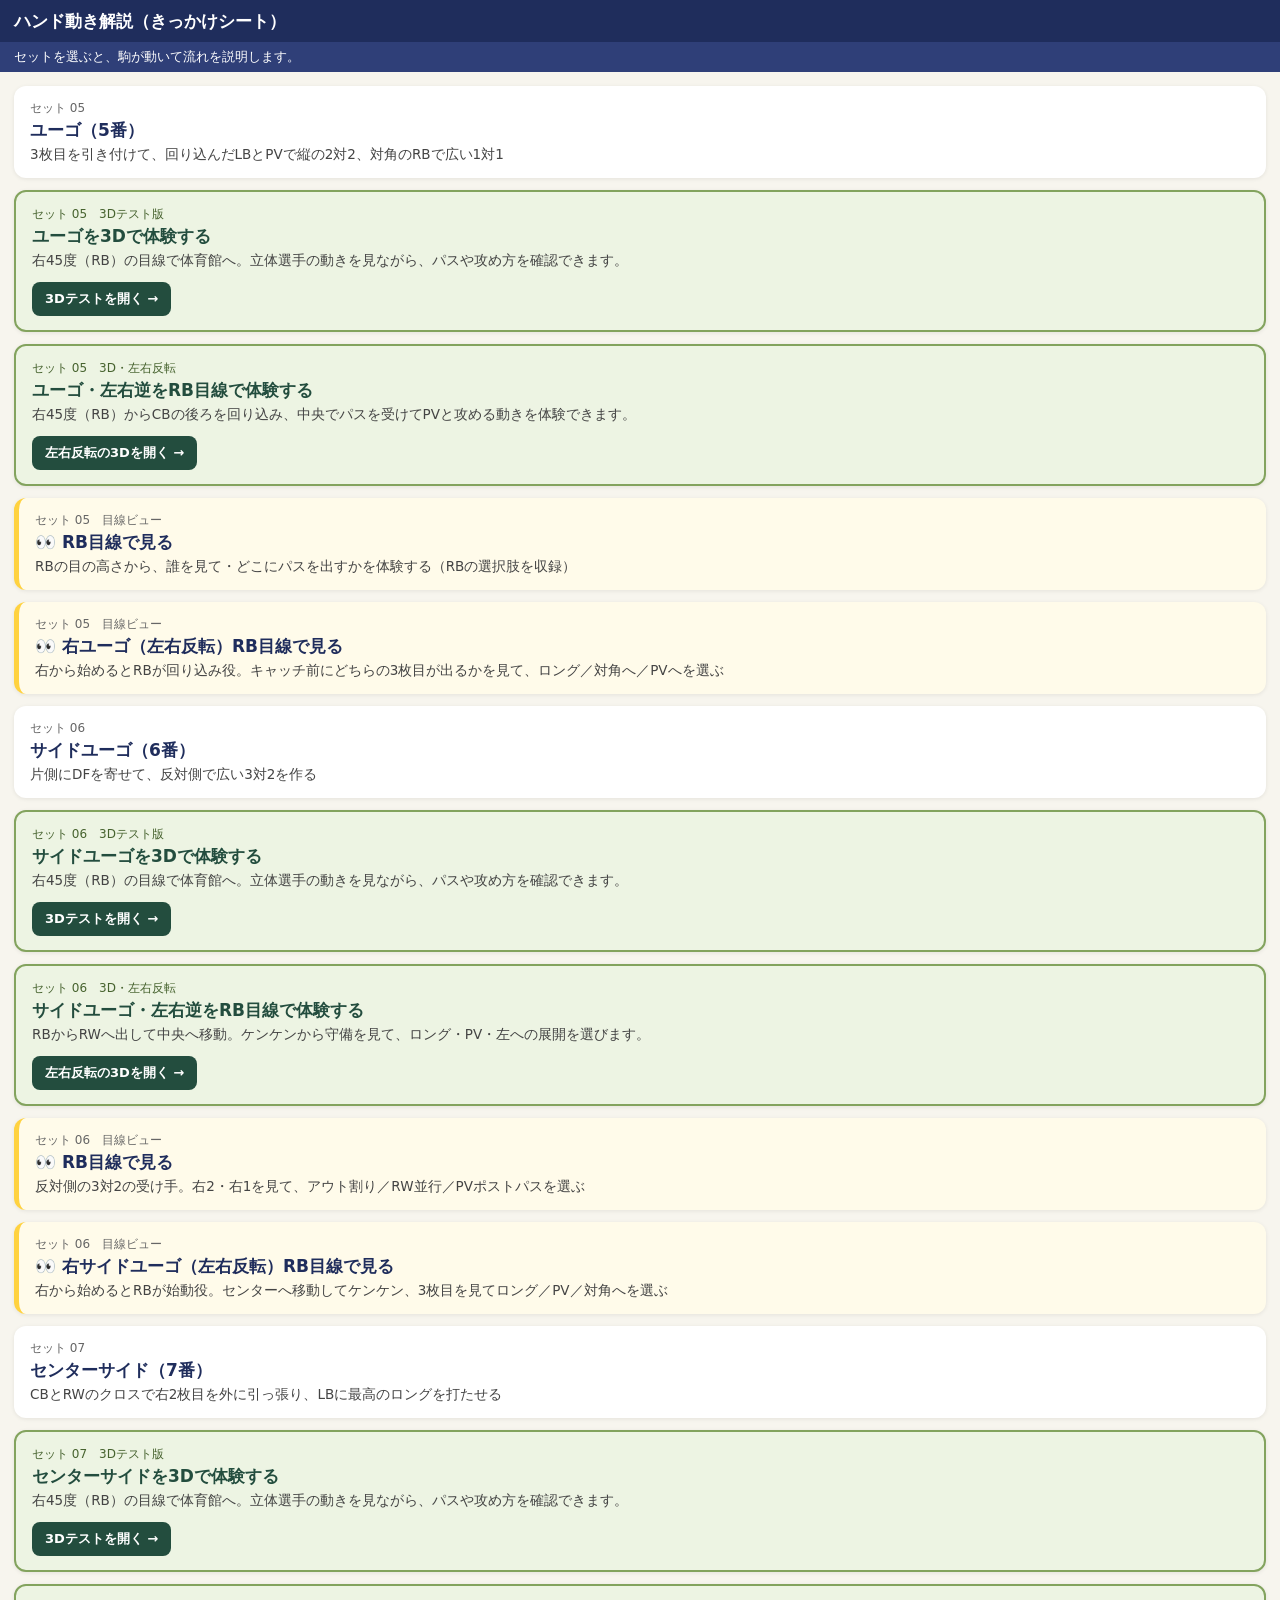
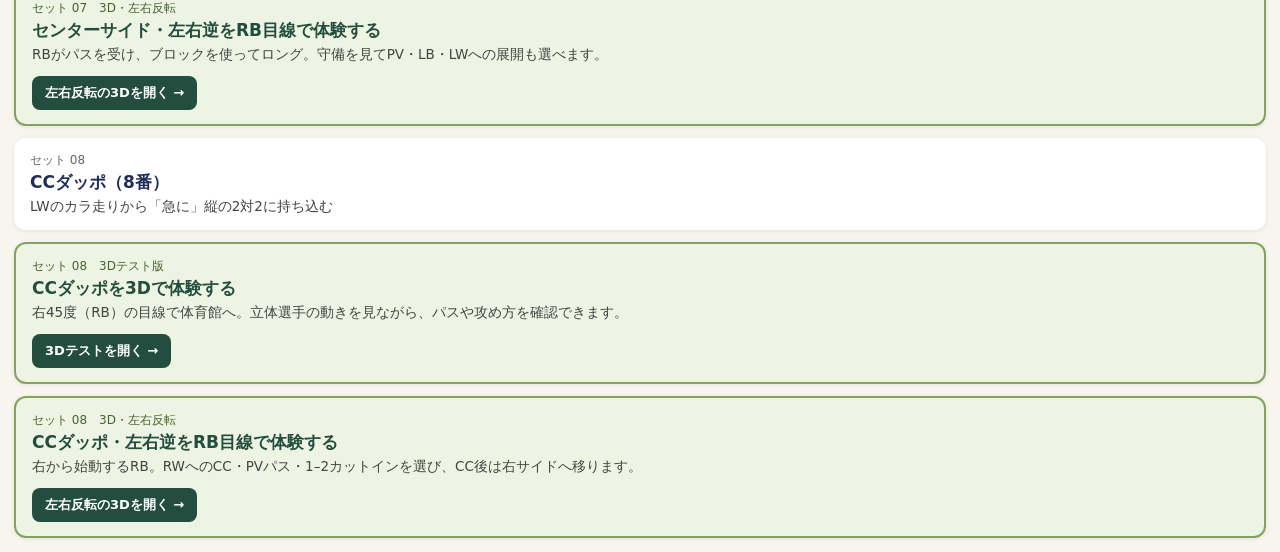
<file: index.html>
<!DOCTYPE html>
<html lang="ja">
<head>
<meta charset="utf-8">
<meta name="viewport" content="width=device-width, initial-scale=1">
<title>ハンド動き解説</title>
<link rel="stylesheet" href="css/style.css?v=202609201326">
</head>
<body>
<header class="top"><h1>ハンド動き解説（きっかけシート）</h1></header>
<div class="purpose">セットを選ぶと、駒が動いて流れを説明します。</div>
<div class="list" id="list"></div>
<script src="tactics/index.js?v=202609201326"></script>
<script>
  const list = document.getElementById("list");
  window.TACTIC_LIST.forEach((t) => {
    const a = document.createElement("a"); a.className = "card"; a.href = "tactic.html?id=" + t.id;
    a.innerHTML = `<div class="no">セット ${t.id}</div><h2>${t.title}</h2><p>${t.summary}</p>`;
    list.appendChild(a);
    if (t.trial3d) {
      const trial = document.createElement("a"); trial.className = "card trial3d"; trial.href = t.trial3d;
      trial.innerHTML = `<div class="no">セット ${t.id}　3Dテスト版</div><h2>${t.title.replace(/（.*$/, "")}を3Dで体験する</h2><p>右45度（RB）の目線で体育館へ。立体選手の動きを見ながら、パスや攻め方を確認できます。</p><span class="trial-link">3Dテストを開く →</span>`;
      list.appendChild(trial);
      if (["05", "06", "07", "08"].includes(t.id)) {
        const reverse = document.createElement("a"); reverse.className = "card trial3d"; reverse.href = t.trial3d + (t.trial3d.includes("?") ? "&" : "?") + "mirror=1";
        reverse.innerHTML = `<div class="no">セット ${t.id}　3D・左右反転</div><h2>${t.title.replace(/（.*$/, "")}・左右逆をRB目線で体験する</h2><p>${t.id === "08" ? "右から始動するRB。RWへのCC・PVパス・1–2カットインを選び、CC後は右サイドへ移ります。" : t.id === "07" ? "RBがパスを受け、ブロックを使ってロング。守備を見てPV・LB・LWへの展開も選べます。" : t.id === "06" ? "RBからRWへ出して中央へ移動。ケンケンから守備を見て、ロング・PV・左への展開を選びます。" : "右45度（RB）からCBの後ろを回り込み、中央でパスを受けてPVと攻める動きを体験できます。"}</p><span class="trial-link">左右反転の3Dを開く →</span>`;
        list.appendChild(reverse);
      }
    }
    // 目線ページがあるセットは、その下に目線リンクを出す
    (t.povCards || []).forEach((c) => {
      const b = document.createElement("a"); b.className = "card pov"; b.href = `pov.html?id=${t.id}&pos=${c.pos}` + (c.mirror ? "&mirror=1" : "");
      b.innerHTML = `<div class="no">セット ${t.id}　目線ビュー</div><h2>${c.title}</h2><p>${c.summary}</p>`;
      list.appendChild(b);
    });
  });
  [["07", "センターサイド（7番）"], ["08", "CCダッポ（8番）"]].forEach(([no, name]) => {
    if (window.TACTIC_LIST.some((t) => t.id === no)) return;
    const d = document.createElement("div"); d.className = "card soon";
    d.innerHTML = `<div class="no">セット ${no}</div><h2>${name}</h2><p>準備中</p>`; list.appendChild(d);
  });
</script>
</body>
</html>
</file>
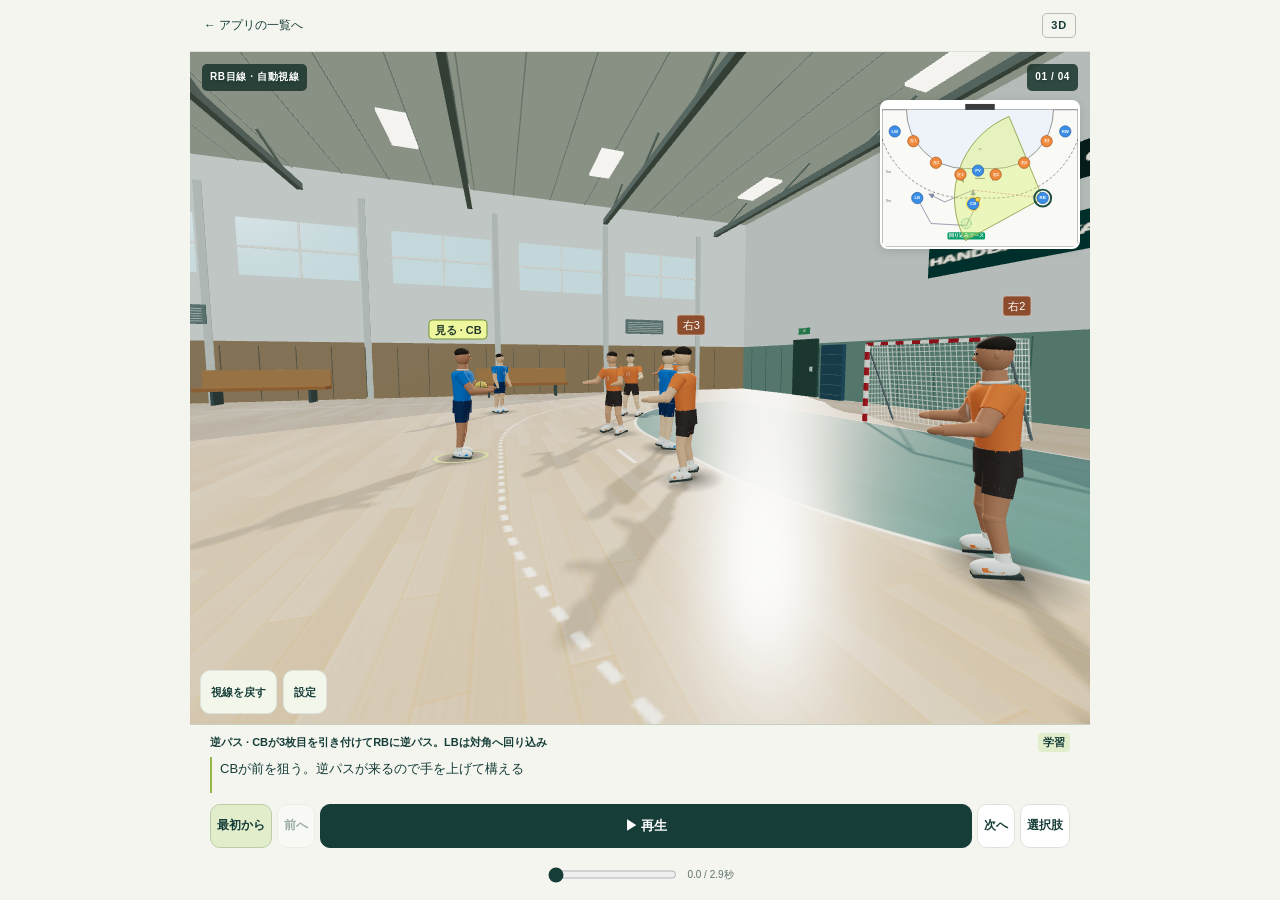
<file: pov-3d.html>
<!doctype html>
<html lang="ja">
<head>
  <meta charset="utf-8">
  <meta name="viewport" content="width=device-width, initial-scale=1, viewport-fit=cover">
  <meta name="theme-color" content="#153d38">
  <title>ユーゴ・RB目線 3D試作 | ハンド動き解説</title>
  <link rel="stylesheet" href="css/pov-3d.css?v=202609201326">
</head>
<body>
  <header class="page-head"><a href="./">← アプリの一覧へ</a><span class="lab">3D テスト版</span></header>
  <main>
    <section class="stage" aria-label="RB目線の3D体育館">
      <canvas id="scene" tabindex="0" aria-label="指でドラッグ、または矢印キーで周囲を見回せます"></canvas>
      <div class="hud"><span id="viewStatus">RB目線 · 自動視線</span><span id="sceneStep">01 / 04</span></div>
      <div id="labels" aria-hidden="true"></div>
      <div class="mini"><svg id="court" aria-label="上から見た選手配置"></svg></div>
      <div class="scene-tools"><button id="resetView">視線を戻す</button><button id="basicPlay" hidden>基本を通して見る</button><button id="settingsBtn" aria-expanded="false" aria-controls="settingsPanel">設定</button></div>
      <button id="stopBox" class="stop-box" hidden></button>
      <div id="shot" class="shot" hidden>シュート！</div>
      <section id="choicePanel" class="overlay-panel" aria-labelledby="choiceTitle" hidden>
        <div class="panel-heading"><h2 id="choiceTitle">次のプレーを選ぶ</h2><button id="closeChoice" aria-label="選択パネルを閉じる">閉じる</button></div>
        <p id="choiceHint">守備の反応が違う3つの場面を試そう</p><div id="branches"></div>
      </section>
      <section id="resultPanel" class="overlay-panel" aria-labelledby="resultTitle" hidden>
        <div class="panel-heading"><h2 id="resultTitle">プレー終了</h2><button id="closeResult">閉じる</button></div>
        <p id="resultText"></p><div class="result-actions"><button id="explainPlay" hidden>ブロックを段階解説</button><button id="tryOther">別の選択を試す</button><button id="again">もう一度</button><button id="startOver">最初から</button></div>
      </section>
      <section id="settingsPanel" class="overlay-panel settings-panel" aria-labelledby="settingsTitle" hidden>
        <div class="panel-heading"><h2 id="settingsTitle">設定・場面を選ぶ</h2><button id="closeSettings">閉じる</button></div>
        <div class="modebar" role="group" aria-label="表示モード"><button id="learn" class="selected" aria-pressed="true">学習モード</button><button id="experience" aria-pressed="false">体験モード</button></div>
        <div class="settings-row"><button id="overview" aria-pressed="true" hidden>視点：引いて全体</button></div>
        <div class="settings-row"><button id="sound" aria-pressed="false">音 OFF</button><button id="speed" aria-label="再生速度">速さ 1×</button><button id="wide" aria-pressed="false">広い視野</button></div>
        <nav id="steps" aria-label="ステップ"></nav><button id="restart">最初から</button>
        <details class="help"><summary>使い方・この試作について</summary><p>青は味方、オレンジは守備。黄色が今見る相手です。指で3D画面をドラッグして見回せます。</p><p id="modeHelp">学習モードは見るポイントを表示し、判断時に一時停止します。体験モードは解説を減らして本線を連続再生します。どちらも最後に3択が表示されます。</p><p>選手の動きは簡易表現で、実選手のフォーム再現ではありません。GKは省略しています。「仮」は推定の助言です。音は初期OFF、視点の揺れはありません。</p><p><a href="tactic.html?id=05">上から図</a> · <a href="pov.html?id=05&pos=RB">元のRB目線</a></p></details>
      </section>
      <div class="dock">
        <div class="scene-caption"><span id="stepTitle"></span><span id="modeName">学習</span></div>
        <div class="coach" id="coach"><p id="callout"></p></div>
        <div class="transport"><button id="restartAlways" aria-label="最初の場面から再生">最初から</button><button id="prev" aria-label="前のステップ">前へ</button><button id="play" class="primary">▶ 再生</button><button id="next">次へ</button><button id="choose">選択肢</button></div>
        <div class="timeline"><label for="seek">場面の進み具合</label><input id="seek" type="range" min="0" max="1000" value="0"><span id="time">0.0 / 0.0秒</span></div>
      </div>
      <div id="loading" role="status">体育館を準備しています…</div>
    </section>
  </main>
  <script src="js/engine.js?v=202609201326"></script>
  <script src="js/pov.js?v=202609201326"></script>
  <script src="tactics/05-yugo.js?v=202609201326"></script>
  <script src="tactics/06-side-yugo.js?v=202609201326"></script>
  <script src="tactics/08-cc-dappo.js?v=202609201326"></script>
  <script src="tactics/07-center-side.js?v=202609201326"></script>
  <script type="module">
    import('./js/pov-3d.js?v=202609201326').catch(() => {
      const box = document.getElementById('loading');
      box.replaceChildren(document.createTextNode('3Dを読み込めませんでした。ページを再読み込みするか、'));
      const a = document.createElement('a'); a.href = 'pov.html?id=' + (['06','07'].includes(new URLSearchParams(location.search).get('id')) ? new URLSearchParams(location.search).get('id') : '05') + '&pos=RB' + (new URLSearchParams(location.search).get('mirror') === '1' ? '&mirror=1' : ''); a.textContent = '元のRB目線を開く'; box.append(a);
    });
  </script>
</body>
</html>
</file>
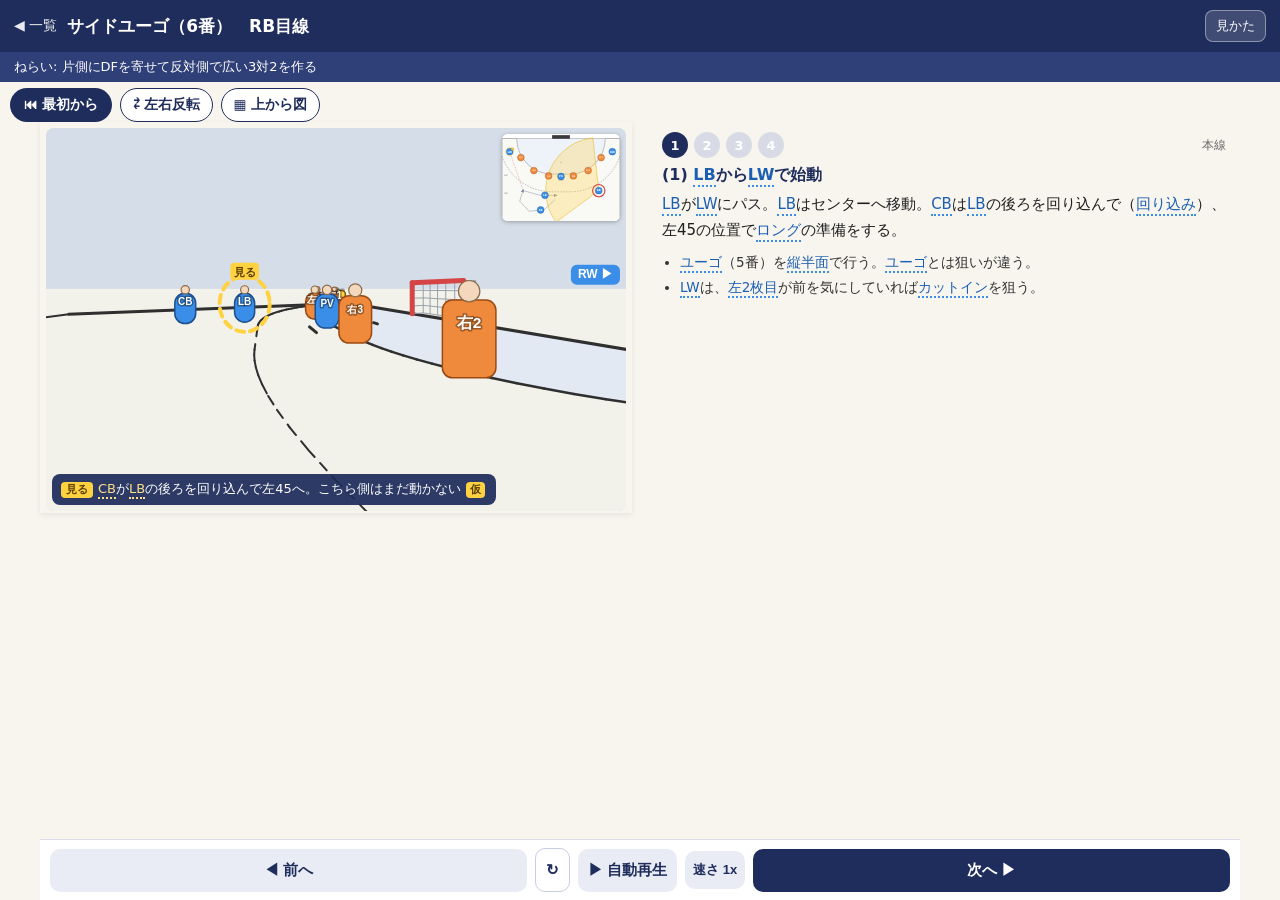
<file: pov.html>
<!DOCTYPE html>
<html lang="ja">
<head>
<meta charset="utf-8">
<meta name="viewport" content="width=device-width, initial-scale=1, viewport-fit=cover">
<title>ハンド動き解説（目線）</title>
<link rel="stylesheet" href="css/style.css?v=202609201326">
</head>
<body>
<header class="top">
  <a class="back" href="./">◀ 一覧</a>
  <h1 id="title">読み込み中…</h1>
  <button class="btn" id="legendBtn">見かた</button>
</header>
<div class="purpose" id="purpose"></div>
<div id="trial3d" hidden style="padding:8px 14px;background:#eef5df;font-size:13px"><a href="pov-3d.html" style="color:#234d3e;font-weight:700">3D試作を見る → 体育館でユーゴを体験</a></div>
<script>if(new URLSearchParams(location.search).get('id')==='05')document.getElementById('trial3d').hidden=false;</script>
<div class="toolbar"><button class="btn-restart" id="restartBtn">⏮ 最初から</button><button class="btn-mirror" id="mirrorBtn">⇄ 左右反転</button><a class="btn-top" id="topLink" href="./">▦ 上から図</a></div>
<div class="app">
  <div class="pov-wrap">
    <div class="pov-stage">
      <canvas id="pov"></canvas>
      <div class="minimap"><svg id="court" xmlns="http://www.w3.org/2000/svg"></svg></div>
      <div class="callout" id="callout" hidden></div>
      <div class="stopbox" id="stopBox" hidden></div>
    </div>
  </div>
  <div class="panel">
    <div class="stepbar"><div class="dots" id="dots"></div><div class="mode" id="mode"></div></div>
    <h2 class="step-title" id="stepTitle"></h2>
    <p class="step-text" id="stepText"></p>
    <div class="branch-text" id="branchText" hidden></div>
    <div id="guideBox"></div>
    <ul class="notes" id="notes"></ul>
    <div class="branches" id="branches"></div>
  </div>
</div>
<div class="controls">
  <button id="prev" class="nav">◀ 前へ</button>
  <button id="replay" class="replay" title="もう一度">↻</button>
  <button id="auto" class="auto">▶ 自動再生</button>
  <button id="speed" class="speed">速さ 1x</button>
  <button id="next" class="nav primary">次へ ▶</button>
</div>
<script src="tactics/index.js?v=202609201326"></script>
<script src="js/glossary.js?v=202609201326"></script>
<script src="js/engine.js?v=202609201326"></script>
<script src="js/pov.js?v=202609201326"></script>
<script src="js/app.js?v=202609201326"></script>
</body>
</html>
</file>
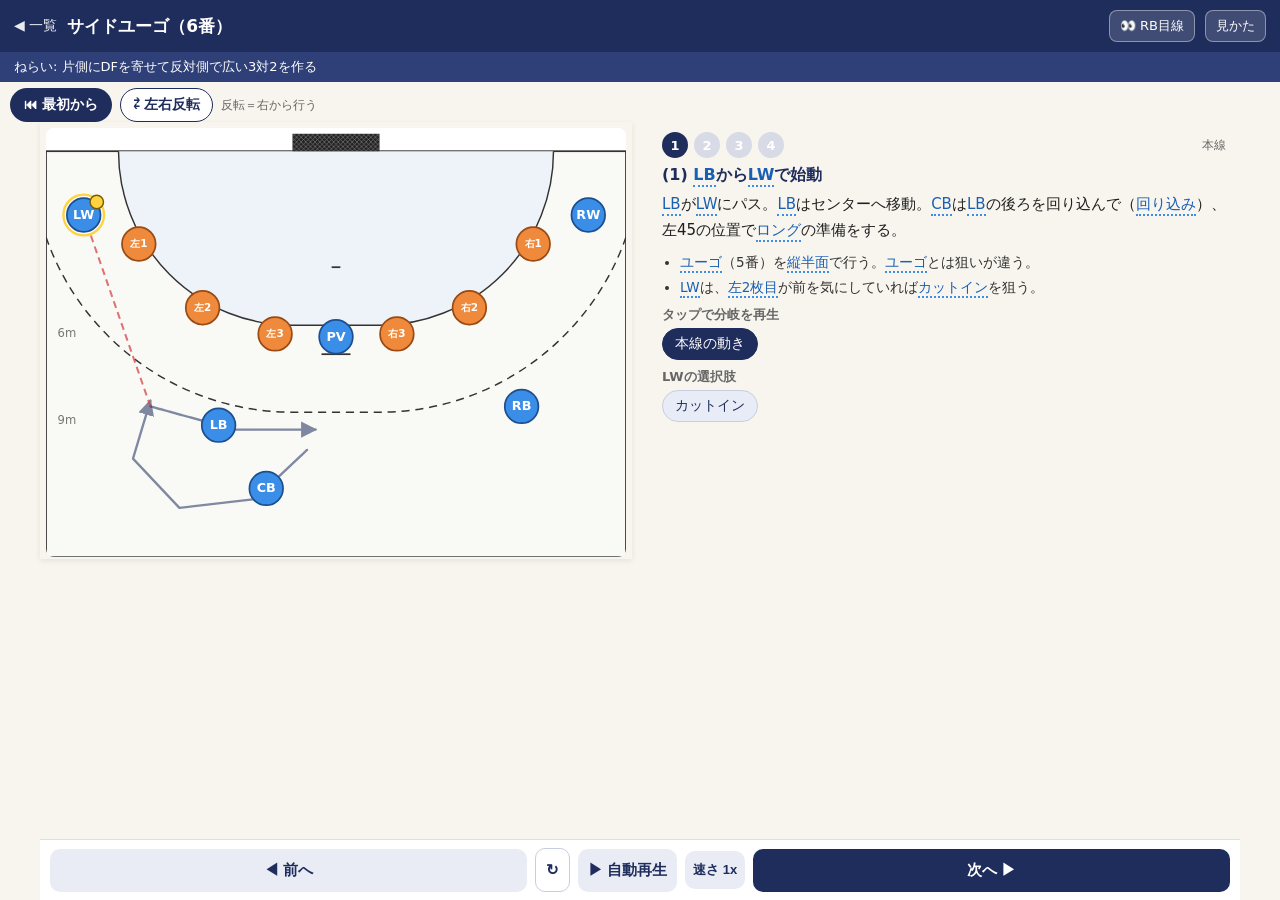
<file: tactic.html>
<!DOCTYPE html>
<html lang="ja">
<head>
<meta charset="utf-8">
<meta name="viewport" content="width=device-width, initial-scale=1, viewport-fit=cover">
<title>ハンド動き解説</title>
<link rel="stylesheet" href="css/style.css?v=202609201326">
</head>
<body>
<header class="top">
  <a class="back" href="./">◀ 一覧</a>
  <h1 id="title">読み込み中…</h1>
  <a class="btn" id="povLink" hidden>目線</a>
  <button class="btn" id="legendBtn">見かた</button>
</header>
<div class="purpose" id="purpose"></div>
<div class="toolbar"><button class="btn-restart" id="restartBtn">⏮ 最初から</button><button class="btn-mirror" id="mirrorBtn">⇄ 左右反転</button><span class="hint">反転＝右から行う</span></div>
<div class="app">
  <div class="court-wrap"><svg id="court" xmlns="http://www.w3.org/2000/svg"></svg></div>
  <div class="panel">
    <div class="stepbar"><div class="dots" id="dots"></div><div class="mode" id="mode"></div></div>
    <h2 class="step-title" id="stepTitle"></h2>
    <p class="step-text" id="stepText"></p>
    <div class="branch-text" id="branchText" hidden></div>
    <div id="guideBox"></div>
    <ul class="notes" id="notes"></ul>
    <div class="branches" id="branches"></div>
  </div>
</div>
<div class="controls">
  <button id="prev" class="nav">◀ 前へ</button>
  <button id="replay" class="replay" title="もう一度">↻</button>
  <button id="auto" class="auto">▶ 自動再生</button>
  <button id="speed" class="speed">速さ 1x</button>
  <button id="next" class="nav primary">次へ ▶</button>
</div>
<script src="tactics/index.js?v=202609201326"></script>
<script src="js/glossary.js?v=202609201326"></script>
<script src="js/engine.js?v=202609201326"></script>
<script src="js/app.js?v=202609201326"></script>
</body>
</html>
</file>
<file: css/style.css>
:root {
  --navy: #1f2d5c;
  --navy-2: #2f3f78;
  --paper: #f7f5ee;
  --ink: #1e1e1e;
  --muted: #666;
  --of: #3b8ee8;
  --df: #ef8a3c;
  --ball: #ffd23f;
  --accent: #d64545;
  --chip: #e8ecf7;
  --chip-on: #1f2d5c;
  --radius: 12px;
}
* { box-sizing: border-box; }
html, body { margin: 0; padding: 0; background: var(--paper); color: var(--ink);
  font-family: -apple-system, "Hiragino Sans", "Hiragino Kaku Gothic ProN", "Noto Sans JP", system-ui, sans-serif;
  -webkit-text-size-adjust: 100%; }
a { color: var(--navy); }

header.top { background: var(--navy); color: #fff; padding: 10px 14px; display: flex; align-items: center; gap: 10px; }
header.top h1 { font-size: 17px; margin: 0; flex: 1; line-height: 1.3; }
header.top a.back { color: #fff; text-decoration: none; font-size: 14px; opacity: .9; }
header.top .btn { background: rgba(255,255,255,.15); color: #fff; border: 1px solid rgba(255,255,255,.4);
  border-radius: 8px; padding: 6px 10px; font-size: 13px; }
.purpose { background: var(--navy-2); color: #fff; font-size: 13px; padding: 6px 14px; }

.toolbar { display: flex; align-items: center; gap: 8px; padding: 6px 10px 0; flex-wrap: wrap; }
.btn-restart { white-space: nowrap; border: none; background: var(--navy); color: #fff; border-radius: 999px; padding: 8px 14px; font-size: 13.5px; font-weight: 700; }
.btn-restart:active { transform: scale(.97); }
.btn-mirror { white-space: nowrap; border: 1px solid var(--navy); background: #fff; color: var(--navy); border-radius: 999px; padding: 7px 12px; font-size: 13.5px; font-weight: 700; }
.btn-mirror.on { background: var(--df); border-color: var(--df); color: #fff; }
.toolbar .hint { font-size: 12px; color: var(--muted); }
.court-wrap { position: sticky; top: 0; z-index: 5; background: var(--paper); padding: 6px 6px 2px; box-shadow: 0 2px 6px rgba(0,0,0,.08); }
.court-wrap svg { width: 100%; height: auto; display: block; border-radius: 8px; background: #fff; }

.panel { padding: 10px 14px 120px; }
.stepbar { display: flex; align-items: center; gap: 8px; margin-bottom: 6px; }
.stepbar .dots { display: flex; gap: 6px; }
.stepbar .dot { width: 26px; height: 26px; border-radius: 50%; background: #d8dbe6; color: #fff; font-weight: 700;
  font-size: 13px; display: flex; align-items: center; justify-content: center; }
.stepbar .dot.on { background: var(--navy); }
.stepbar .dot.done { background: #8b96be; }
.stepbar .mode { margin-left: auto; font-size: 12px; color: var(--muted); }
h2.step-title { font-size: 16px; margin: 4px 0 6px; color: var(--navy); line-height: 1.4; }
.step-text { font-size: 15px; line-height: 1.7; margin: 0 0 8px; }
.branch-text { background: #fff4e5; border-left: 4px solid var(--df); padding: 8px 10px; border-radius: 6px; font-size: 14px; line-height: 1.7; margin: 6px 0 8px; }
.guide { background: #e6f6ef; border-left: 4px solid #0a9d6c; padding: 8px 10px; border-radius: 6px; font-size: 14px; line-height: 1.7; margin: 6px 0 8px; color: #114d38; }
ul.notes { margin: 0 0 8px; padding-left: 18px; font-size: 13.5px; line-height: 1.65; color: #333; }
ul.notes li { margin: 2px 0; }

.branches { margin-top: 8px; }
.branches h3 { font-size: 13px; color: var(--muted); margin: 8px 0 4px; font-weight: 600; }
.chips { display: flex; flex-wrap: wrap; gap: 6px; }
.chip { border: 1px solid #c8cee0; background: var(--chip); color: var(--navy); border-radius: 999px; padding: 7px 12px; font-size: 13.5px; line-height: 1.2; }
.chip.on { background: var(--chip-on); color: #fff; border-color: var(--chip-on); }
.chip.main { background: #fff; }
.chip.main.on { background: var(--chip-on); color: #fff; }

.term { border-bottom: 2px dotted var(--of); color: #1b5fb3; cursor: pointer; padding-bottom: 1px; }

.controls { position: fixed; left: 0; right: 0; bottom: 0; background: #fff; border-top: 1px solid #dde;
  padding: 8px 10px calc(8px + env(safe-area-inset-bottom)); display: flex; gap: 8px; align-items: center; z-index: 10; }
.controls button { border: none; border-radius: 10px; font-size: 15px; padding: 12px 10px; font-weight: 700; background: #e9ecf5; color: var(--navy); }
.controls button:active { transform: scale(.97); }
.controls .nav { flex: 1; }
.controls .primary { background: var(--navy); color: #fff; }
.controls .auto.on { background: var(--accent); color: #fff; }
.controls .replay { background: #fff; border: 1px solid #c8cee0; }
.controls .speed { font-size: 13px; padding: 10px 8px; min-width: 52px; }

.sheet { position: fixed; left: 0; right: 0; bottom: 0; background: #fff; border-radius: 16px 16px 0 0; padding: 16px 18px calc(20px + env(safe-area-inset-bottom));
  box-shadow: 0 -4px 20px rgba(0,0,0,.2); z-index: 30; max-height: 70vh; overflow: auto; }
.sheet h4 { margin: 0 0 6px; font-size: 16px; color: var(--navy); }
.sheet p { margin: 0; font-size: 14.5px; line-height: 1.7; }
.sheet .close { position: absolute; right: 12px; top: 10px; border: none; background: #eee; border-radius: 50%; width: 32px; height: 32px; font-size: 16px; }
.scrim { position: fixed; inset: 0; background: rgba(0,0,0,.3); z-index: 25; }
.legend { display: grid; grid-template-columns: 1fr 1fr; gap: 6px 12px; font-size: 13.5px; margin-top: 8px; }
.legend .k { display: inline-block; width: 18px; height: 18px; border-radius: 50%; vertical-align: middle; margin-right: 6px; }

/* index */
.list { padding: 14px; display: grid; gap: 12px; }
.card { background: #fff; border-radius: var(--radius); padding: 14px 16px; text-decoration: none; color: var(--ink); box-shadow: 0 1px 4px rgba(0,0,0,.08); display: block; }
.card .no { font-size: 12px; color: var(--muted); }
.card h2 { margin: 2px 0 4px; font-size: 17px; color: var(--navy); }
.card p { margin: 0; font-size: 13.5px; color: #444; }
.card.soon { opacity: .5; }

@media (min-width: 760px) {
  .app { display: grid; grid-template-columns: 1fr 1fr; gap: 0 16px; max-width: 1200px; margin: 0 auto; }
  .court-wrap { position: sticky; top: 0; align-self: start; }
  .panel { padding-bottom: 120px; }
  .controls { max-width: 1200px; margin: 0 auto; }
}

/* 目線ページ */
.btn-top { white-space: nowrap; border: 1px solid var(--navy); background: #fff; color: var(--navy); border-radius: 999px; padding: 7px 12px; font-size: 13.5px; font-weight: 700; text-decoration: none; }
header.top a.btn { text-decoration: none; }
.pov-wrap { position: sticky; top: 0; z-index: 5; background: var(--paper); padding: 6px 6px 2px; box-shadow: 0 2px 6px rgba(0,0,0,.08); }
.pov-stage { position: relative; }
canvas#pov { width: 100%; display: block; border-radius: 8px; background: #d5dde8; }
.minimap { position: absolute; top: 6px; right: 6px; width: 118px; background: #fff; border-radius: 6px; box-shadow: 0 1px 4px rgba(0,0,0,.3); overflow: hidden; }
.minimap svg { width: 100%; height: auto; display: block; }
.callout { position: absolute; left: 6px; right: 130px; bottom: 6px; background: rgba(31,45,92,.93); color: #fff; border-radius: 8px; padding: 6px 9px; font-size: 13px; line-height: 1.45; }
.callout .tag { display: inline-block; background: var(--ball); color: #5a3d00; border-radius: 4px; font-size: 11px; font-weight: 700; padding: 0 5px; margin-right: 5px; }
.callout .est { display: inline-block; background: var(--ball); color: #5a3d00; border-radius: 4px; font-size: 11px; font-weight: 700; padding: 0 4px; margin-left: 5px; }
.callout .term { color: #ffe08a; border-bottom-color: #ffe08a; }
.stopbox { position: absolute; left: 50%; top: 8px; transform: translateX(-50%); max-width: 60%; background: rgba(214,69,69,.95); color: #fff; padding: 10px 16px; border-radius: 12px; text-align: center; box-shadow: 0 2px 10px rgba(0,0,0,.3); }
.stopbox .big { font-size: 17px; font-weight: 800; }
.stopbox .small { font-size: 12px; opacity: .95; margin-top: 2px; }
@media (min-width: 760px) { .pov-wrap { position: sticky; top: 0; align-self: start; } }
.controls .primary.resume { background: var(--accent); }
.card.pov { border-left: 5px solid var(--ball); background: #fffbea; }

/* 一覧から直接開ける3Dテストの入口 */
.card.trial3d { background: #edf4e3; border: 2px solid #83a35e; }
.card.trial3d .no { color: #47632f; }
.card.trial3d h2 { color: #234d3e; }
.trial-link { display: inline-block; margin-top: 12px; padding: 8px 13px; border-radius: 8px; background: #234d3e; color: #fff; font-size: 13px; font-weight: 700; }
</file>
<file: css/pov-3d.css>
:root{color-scheme:light;--ink:#163d38;--muted:#60736d;--paper:#f5f5ef;--line:#dce3dc;--accent:#d7f266}*{box-sizing:border-box}body{margin:0;background:var(--paper);color:var(--ink);font-family:-apple-system,BlinkMacSystemFont,"Hiragino Sans","Noto Sans JP",sans-serif;font-size:14px;line-height:1.65}button,a,input{-webkit-tap-highlight-color:transparent}button{font:inherit;cursor:pointer;min-height:44px;border:1px solid var(--line);border-radius:10px;background:#fff;color:var(--ink);padding:8px 13px;font-weight:650}button:hover{background:#edf3e9}button:disabled{opacity:.4;cursor:default}button:focus-visible,a:focus-visible,canvas:focus-visible,input:focus-visible{outline:3px solid #328ad1;outline-offset:3px}a{color:inherit;text-underline-offset:4px}[hidden]{display:none!important}.page-head,main{max-width:900px;margin:auto}.page-head{display:flex;align-items:center;justify-content:space-between;padding:12px 18px;border-bottom:1px solid var(--line)}.page-head a{text-decoration:none;font-size:13px;min-height:44px;display:flex;align-items:center}.lab{font-size:11px;font-weight:800;border:1px solid #b2beb0;border-radius:5px;padding:2px 8px;letter-spacing:.08em}.heading{padding:20px 18px 14px;display:flex;justify-content:space-between;align-items:center}.eyebrow{font-size:10px;letter-spacing:.17em;font-weight:800;margin:0 0 5px;color:var(--muted)}h1{font-size:27px;line-height:1.2;margin:0;letter-spacing:-.04em}h1 span{display:block;font-size:14px;font-weight:500;letter-spacing:.02em;margin-top:8px}.position{font-size:35px;line-height:1;font-weight:900;letter-spacing:-.06em;color:#748675;border-bottom:3px solid var(--accent)}.modebar{display:flex;gap:4px;padding:0 16px 12px}.modebar button{border:0;background:transparent;font-size:12px}.modebar .selected{background:var(--ink);color:#fff}.modebar #sound{margin-left:auto;border:1px solid var(--line);background:white}.stage{position:relative;width:100%;height:clamp(300px,94vw,470px);overflow:hidden;background:#d4dedb;isolation:isolate}.stage canvas{width:100%;height:100%;display:block;touch-action:none;cursor:grab}.stage canvas:active{cursor:grabbing}.hud{position:absolute;top:12px;left:12px;right:12px;display:flex;justify-content:space-between;pointer-events:none;color:white;text-shadow:0 1px 3px #19342b;font-size:10px;font-weight:700;letter-spacing:.06em}.hud span{background:#17332bd6;padding:5px 8px;border-radius:5px}.mini{position:absolute;right:10px;top:49px;width:87px;background:#ffffffde;border:1px solid #ffffffc9;border-radius:8px;overflow:hidden;pointer-events:none}.mini svg{width:100%;display:block}.reset-view{position:absolute;bottom:10px;right:10px;background:#f9fcf3ed;border:1px solid #fff;font-size:11px;min-height:38px;box-shadow:0 2px 8px #23392f1a}.view-tools{display:flex;align-items:center;gap:4px;padding:5px 10px;background:#e9ede5}.view-tools>span{font-size:10px;margin-right:auto;color:#52664f}.view-tools button{font-size:10px;min-height:44px;padding:5px 9px;background:transparent;border:0}.view-tools button[aria-pressed=true]{background:#d2dfc9}.coach{margin:14px 16px 0;padding:12px 14px;background:#fff;border-left:3px solid #95b847;border-radius:0 8px 8px 0;min-height:92px}.coach-label{font-size:10px;letter-spacing:.08em;font-weight:800;color:#657b43}.coach p{margin:4px 0 0;font-size:13px}.coach .tag{display:none}.est{font-size:10px;background:#ffdf81;margin-left:5px;padding:2px 4px;border-radius:3px}.transport{display:flex;gap:7px;padding:14px 16px 4px}.transport .primary{flex:1;color:white;background:var(--ink);border-color:var(--ink);font-size:15px}.transport #speed{min-width:49px}.timeline{display:flex;align-items:center;gap:10px;padding:5px 18px 12px}.timeline label{position:absolute;clip-path:inset(50%);width:1px;height:1px;overflow:hidden}.timeline input{width:100%;min-width:0;height:28px;accent-color:var(--ink)}.timeline span{white-space:nowrap;font-size:10px;font-variant-numeric:tabular-nums;color:var(--muted)}.lesson{margin:0 16px;padding:16px 0;border-top:1px solid var(--line)}.lesson-top{display:flex;align-items:center;justify-content:space-between}.lesson-top button{border:0;background:transparent;font-size:11px;padding:4px 6px}.lesson nav{display:grid;grid-template-columns:repeat(4,1fr);gap:6px}.lesson nav button{font-size:11px;padding:8px 2px}.lesson nav button.active{background:var(--ink);color:white}.lesson h2{font-size:17px;line-height:1.6;margin:18px 0 6px}.lesson p{font-size:13px;color:#4e625b;margin:0}#branches{display:grid;gap:7px;margin-top:14px}#branches button{text-align:left;font-size:13px;padding:12px}#branches button.active{background:#e6f2c8;border-color:#8aa64b}#branches small{font-size:11px;color:#5d6c51}.help{margin:0 16px 20px;border-top:1px solid var(--line);padding:14px 0;font-size:12px;color:#52645b}.help summary{cursor:pointer;min-height:44px;display:flex;align-items:center}.help p{margin:8px 0}footer{display:flex;justify-content:space-between;padding:16px;border-top:1px solid var(--line);font-size:9px;letter-spacing:.12em;color:#61736a}.stop-box{position:absolute;left:50%;bottom:54px;transform:translateX(-50%);width:max-content;max-width:92%;background:#f1f8d9f5;border:1px solid #aac274;box-shadow:0 4px 24px #172c3926;text-align:center;z-index:4;padding:10px 22px}.stop-box .big{font-size:15px}.stop-box .small{font-size:11px;font-weight:500}.shot{position:absolute;top:44%;left:50%;transform:translate(-50%,-50%);background:#153d38e6;color:#e3ff92;padding:10px 24px;font-size:22px;font-weight:800;border-radius:8px;pointer-events:none}#loading{position:absolute;inset:0;display:flex;align-items:center;justify-content:center;flex-wrap:wrap;padding:32px;background:#e7ede3;z-index:5;text-align:center}#labels{position:absolute;inset:0;pointer-events:none;overflow:hidden}.player-label{position:absolute;transform:translate(-50%,-100%);font-size:11px;line-height:1.5;border-radius:4px;padding:1px 5px;background:#143c69db;color:white;white-space:nowrap;border:1px solid #ffffff7a}.player-label.df{background:#88411fe6}.player-label.attention{background:#eef79e;color:#23392b;border-color:#739239;font-weight:800}.player-label.edge{font-size:11px;padding:4px 6px}.experience .coach,.experience .mini,.experience #labels{display:none}.expanded .stage{height:calc(100svh - 120px);min-height:320px}.expanded .page-head,.expanded .heading{display:none}@media(min-width:700px){main{padding:0 22px}.heading{padding-top:28px}h1 span{display:inline;margin-left:14px}.stage{border-radius:14px;height:470px}.mini{width:118px}.coach p{font-size:15px}.view-tools{border-radius:0 0 10px 10px}.lesson nav button{font-size:13px}.transport{max-width:600px;margin:auto}.timeline{max-width:600px;margin:auto}}@media(prefers-reduced-motion:reduce){*{scroll-behavior:auto!important}}

/* One-screen player: the court, decisions and controls share a fixed viewport. */
html,body{height:100%;overflow:hidden}body{height:100dvh;display:flex;flex-direction:column}.page-head{width:100%;flex:none;height:52px;padding:4px 14px}.page-head a{font-size:12px}main{width:100%;flex:1;min-height:0;padding:0}.stage{--dock-height:calc(176px + env(safe-area-inset-bottom, 0px));height:100%;min-height:0;border-radius:0}.stage canvas{position:absolute;top:0;left:0;height:calc(100% - var(--dock-height));width:100%}#labels{bottom:var(--dock-height)}.hud{z-index:1}.mini{width:76px;top:48px}.scene-tools{position:absolute;left:10px;bottom:calc(var(--dock-height) + 10px);display:flex;gap:6px;z-index:2}.scene-tools button{font-size:11px;padding:5px 10px;background:#f5faeff0;min-height:44px}.dock{position:absolute;bottom:0;width:100%;height:var(--dock-height);padding:8px 10px max(4px,env(safe-area-inset-bottom));background:#f5f5effa;border-top:1px solid #c5d1be;z-index:4;display:flex;flex-direction:column}.scene-caption{display:flex;gap:8px;align-items:center;font-size:11px;font-weight:700;line-height:1.4}.scene-caption #stepTitle{overflow:hidden;text-overflow:ellipsis;white-space:nowrap;flex:1}.scene-caption #modeName{background:#e2edcc;border-radius:4px;padding:2px 5px;flex:none}.coach{margin:5px 0 0;padding:3px 8px;min-height:36px;border-left-width:2px;background:transparent}.coach p{font-size:11px;line-height:1.45;margin:0;display:-webkit-box;-webkit-line-clamp:3;-webkit-box-orient:vertical;overflow:hidden}.transport{width:100%;max-width:none;margin-top:auto;padding:5px 0 0;gap:5px}.transport button{font-size:12px;padding:6px 9px;min-height:44px}.transport .primary{font-size:13px}.timeline{padding:0;gap:8px;max-width:none;flex:none}.timeline input{height:27px}.timeline span{font-size:10px}.stop-box{bottom:calc(var(--dock-height) + 65px);font-size:12px;max-width:calc(100% - 20px);z-index:3}.shot{top:33%;font-size:18px}.overlay-panel{position:absolute;left:8px;right:8px;bottom:calc(var(--dock-height) + 8px);background:#fafff2f5;border:1px solid #bacba6;border-radius:14px;box-shadow:0 6px 30px #183c3933;padding:12px;z-index:6;max-height:calc(100% - var(--dock-height) - 45px);overflow-y:auto;overscroll-behavior:contain}.panel-heading{display:flex;align-items:center;justify-content:space-between;gap:8px}.panel-heading h2{font-size:16px;line-height:1.4;margin:0}.panel-heading button{min-height:44px;font-size:11px;padding:5px 9px;border:0;background:transparent}.overlay-panel p{font-size:11px;line-height:1.45;margin:3px 0 9px;color:#506248}#branches{margin:0;gap:6px}#branches button{padding:8px 12px;font-size:13px;min-height:44px;background:white}#branches button:first-child{border-color:#96af70}.result-actions{display:grid;gap:6px}.result-actions button{font-size:13px;min-height:44px;padding:8px}.result-actions button:first-child{background:#234d3e;color:white}.settings-panel{background:#f8fbf4;bottom:8px;max-height:calc(100% - 16px)}.settings-panel .modebar{padding:8px 0}.settings-row{display:flex;flex-wrap:wrap;gap:6px;margin-bottom:12px}.settings-row button{font-size:12px}#steps{display:grid;grid-template-columns:repeat(4,1fr);gap:4px;margin:10px 0}#steps button{font-size:10px;padding:4px 1px}#steps button.active{background:#234d3e;color:white}.help{margin:12px 0 0}.experience .stage{--dock-height:calc(136px + env(safe-area-inset-bottom, 0px))}.experience .coach{display:none}.panel-open .scene-tools,.panel-open .stop-box,.panel-open .shot{visibility:hidden}body:has(#settingsPanel:not([hidden])) .dock{visibility:hidden}@media(max-height:550px) and (orientation:landscape){.page-head{height:44px}.stage{--dock-height:calc(105px + env(safe-area-inset-bottom, 0px))}.coach{min-height:0;margin:0}.coach p{-webkit-line-clamp:1;font-size:10px}.experience .stage{--dock-height:calc(90px + env(safe-area-inset-bottom, 0px))}.overlay-panel{left:15%;right:15%;padding:6px 12px;max-height:calc(100% - 12px);bottom:6px}.result-actions,#branches{grid-template-columns:repeat(3,1fr)}.overlay-panel p{margin-bottom:5px}.settings-panel{left:20%;right:20%}.mini{width:58px}}@media(min-width:700px) and (min-height:551px){.dock{padding-left:20px;padding-right:20px}.overlay-panel{left:20%;right:20%}.coach p{font-size:13px}.mini{width:100px}}@media(max-height:670px) and (orientation:portrait){.stage{--dock-height:calc(161px + env(safe-area-inset-bottom, 0px))}.coach p{-webkit-line-clamp:2}.overlay-panel{padding:6px 10px}.overlay-panel p{margin-bottom:5px}}
@media(max-height:550px) and (orientation:landscape){.stage{--dock-height:calc(135px + env(safe-area-inset-bottom, 0px))}.experience .stage{--dock-height:calc(115px + env(safe-area-inset-bottom, 0px))}.overlay-panel{bottom:calc(var(--dock-height) + 4px);max-height:calc(100% - var(--dock-height) - 8px)}.settings-panel{bottom:8px;max-height:calc(100% - 16px)}}
/* Readable overhead court on portrait phones. */
@media(min-height:551px){.mini{width:clamp(135px,41vw,200px);top:48px;background:#fffffff2;border:2px solid #fff;box-shadow:0 2px 10px #17332b25}}
@media(max-height:550px) and (orientation:landscape){.mini{width:112px}}

/* Keep restart within reach alongside playback, including narrow phones. */
.transport button{padding-inline:6px;white-space:nowrap}.transport .primary{min-width:0}.transport #restartAlways{background:#e2edcc;border-color:#bbcda7}

/* Two scenes lead to the mirrored RB's five central decisions. */
.mirrored #choicePanel,.center-side #choicePanel{max-height:calc(100% - var(--dock-height) - 16px)}
.mirrored #choiceHint,.center-side #choiceHint{margin:0 0 4px}
.mirrored #steps{grid-template-columns:repeat(2,1fr)}
.conditional-choices #branches button{font-size:12px;padding:5px 9px;line-height:1.3;white-space:pre-line}
@media(max-height:550px) and (orientation:landscape){.conditional-choices #branches{grid-template-columns:repeat(3,1fr)}.conditional-choices #branches button{font-size:11px;padding:4px 7px;line-height:1.2}}

@media(max-height:550px) and (orientation:landscape){.side-yugo.mirrored #branches,.center-side.mirrored #branches{grid-template-columns:repeat(2,1fr)}}

#branches .basic-route{background:#e2efcc;border:2px solid #789b42;font-weight:800}.center-side #basicPlay{background:#e2efcc;border-color:#91ac69}

#branches button.mainline-route{border-color:#688235;background:#edf4d8}
</file>
